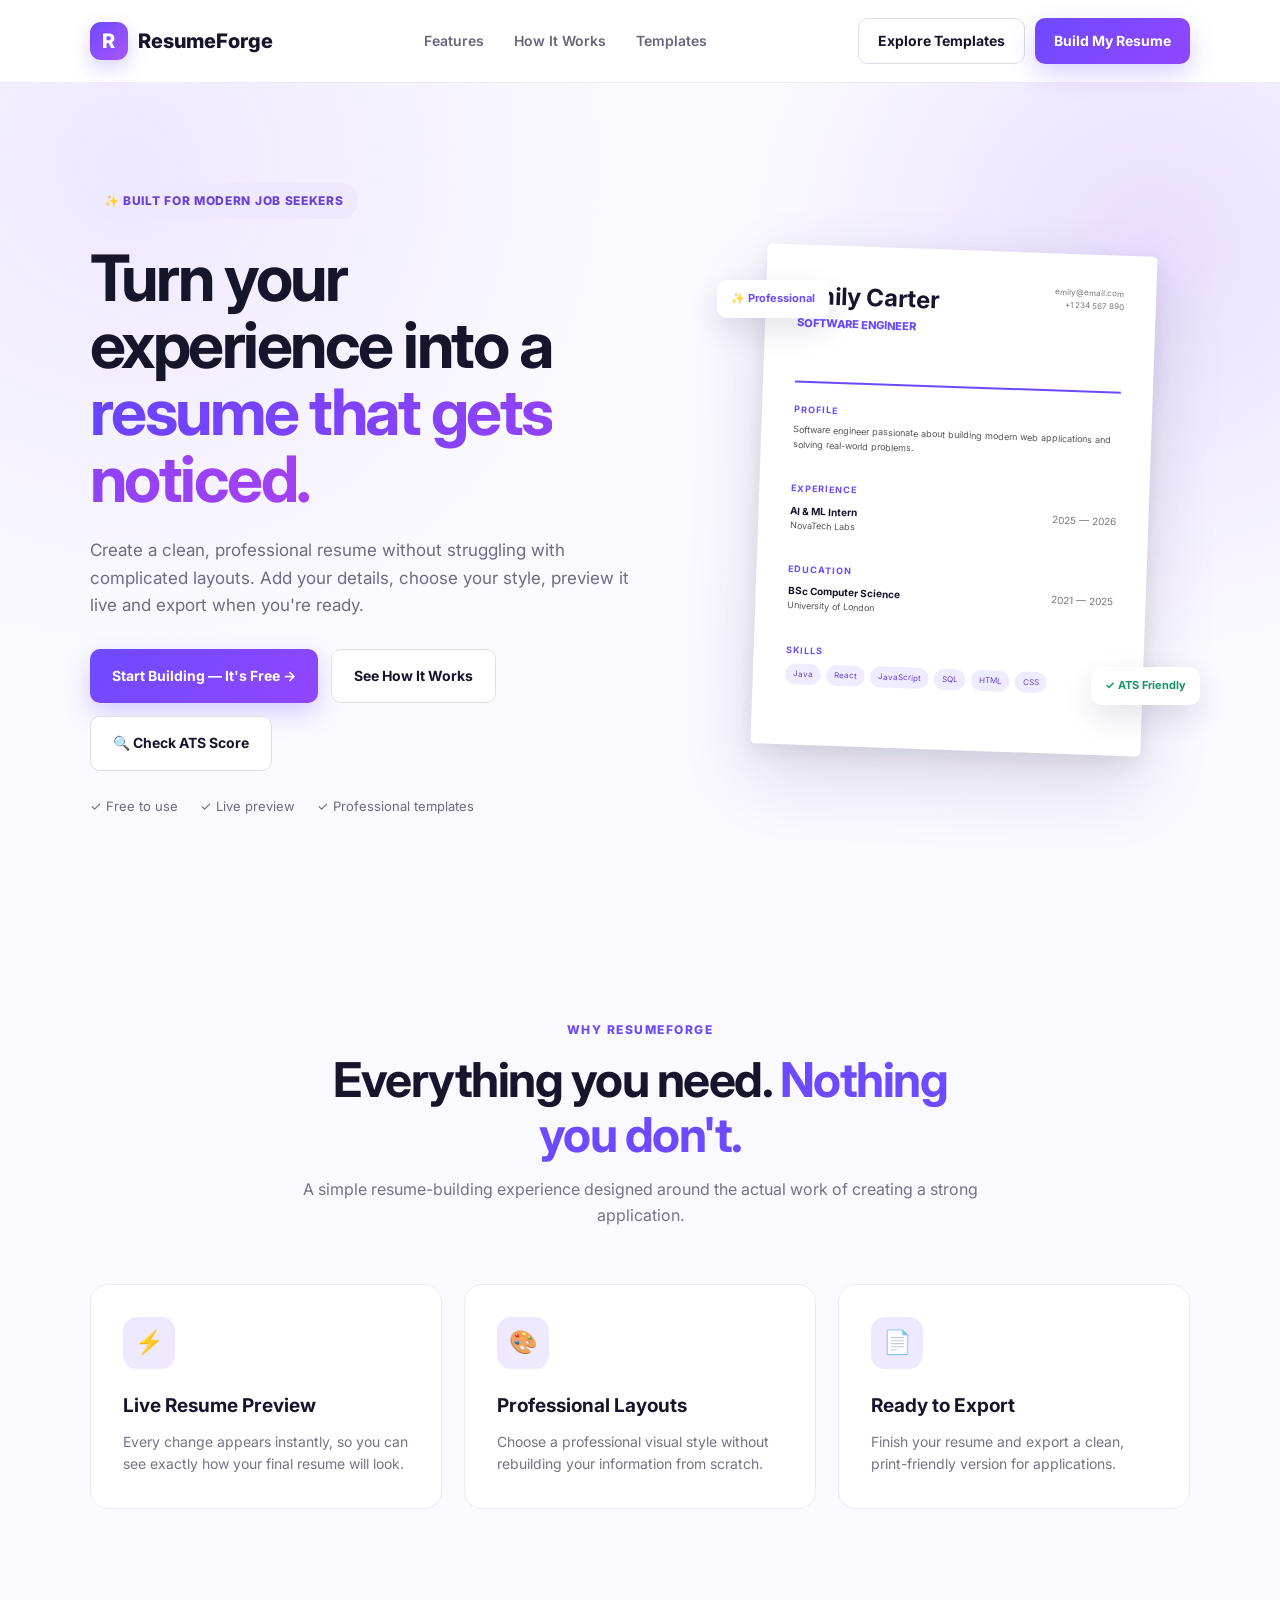
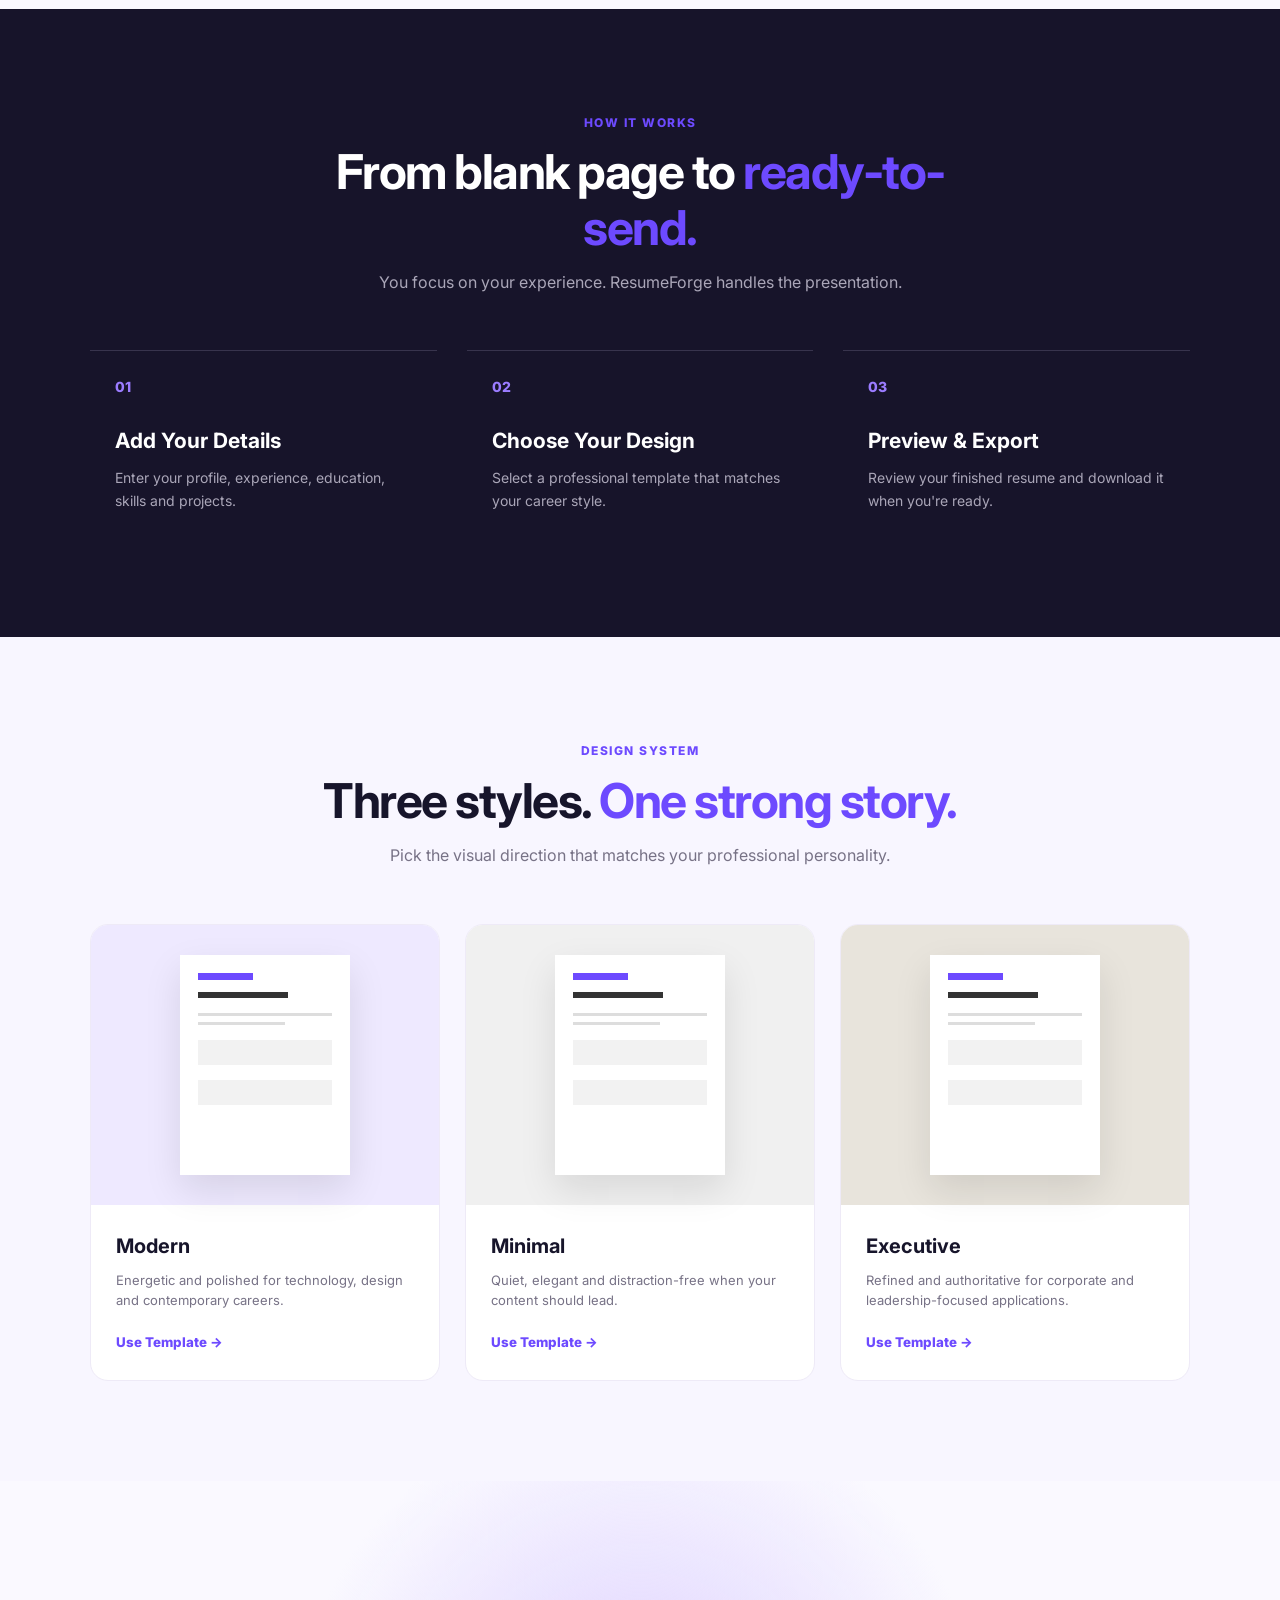
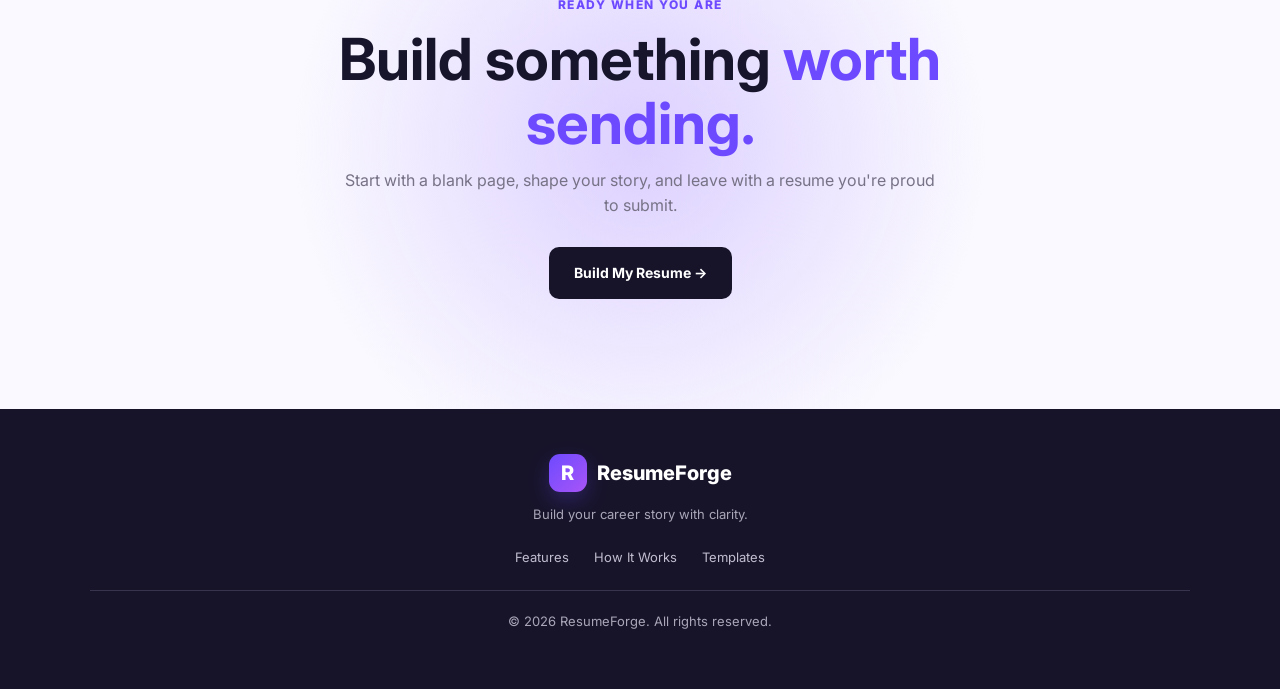
<file: index.html>
<!DOCTYPE html>
<html lang="en">
<head>
    <meta charset="UTF-8">
    <meta name="viewport" content="width=device-width, initial-scale=1.0">

    <title>ResumeForge | Build a Resume That Gets Noticed</title>

    <link rel="stylesheet" href="style.css">

    <!-- Google Font -->
    <link rel="preconnect" href="https://fonts.googleapis.com">
    <link rel="preconnect" href="https://fonts.gstatic.com" crossorigin>
    <link href="https://fonts.googleapis.com/css2?family=Inter:wght@400;500;600;700;800&display=swap" rel="stylesheet">
</head>

<body>

    <!-- ================= NAVBAR ================= -->

    <header class="navbar">

        <div class="logo">
            <span class="logo-icon">R</span>
            <span>ResumeForge</span>
        </div>

        <nav class="nav-links">
            <a href="#features">Features</a>
            <a href="#how-it-works">How It Works</a>
            <a href="#templates">Templates</a>
        </nav>

        <div class="nav-buttons">
            <a href="#templates" class="btn btn-outline">
                Explore Templates
            </a>

            <a href="#build" class="btn btn-primary">
                Build My Resume
            </a>
        </div>

        <button class="menu-btn">☰</button>

    </header>


    <!-- ================= HERO SECTION ================= -->

    <section class="hero">

        <div class="hero-content">

            <div class="badge">
                ✨ BUILT FOR MODERN JOB SEEKERS
            </div>

            <h1>
                Turn your experience into a
                <span>resume that gets noticed.</span>
            </h1>

            <p>
                Create a clean, professional resume without struggling
                with complicated layouts. Add your details, choose your
                style, preview it live and export when you're ready.
            </p>

            <div class="hero-buttons">

                <a href="#build" class="btn btn-primary big-btn">
                    Start Building — It's Free →
                </a>

                <a href="#how-it-works" class="btn btn-light big-btn">
                    See How It Works
                </a>

                <a href="ats-checker.html" class="btn btn-light big-btn">
    🔍 Check ATS Score
</a>

            </div>

            <div class="hero-features">
                <span>✓ Free to use</span>
                <span>✓ Live preview</span>
                <span>✓ Professional templates</span>
            </div>

        </div>


        <!-- RESUME PREVIEW -->

        <div class="resume-preview-wrapper">

            <div class="floating-card card-one">
                ✨ Professional
            </div>

            <div class="floating-card card-two">
                ✓ ATS Friendly
            </div>

            <div class="resume-paper">

                <div class="resume-header">

                    <div>
                        <h2>Emily Carter</h2>
                        <p>Software Engineer</p>
                    </div>

                    <div class="resume-contact">
                        <span>emily@email.com</span>
                        <span>+1 234 567 890</span>
                    </div>

                </div>

                <div class="resume-line"></div>

                <h4>PROFILE</h4>

                <p>
                    Software engineer passionate about building modern
                    web applications and solving real-world problems.
                </p>

                <h4>EXPERIENCE</h4>

                <div class="resume-item">
                    <strong>AI & ML Intern</strong>
                    <span>2025 — 2026</span>
                </div>

                <p>NovaTech Labs</p>

                <h4>EDUCATION</h4>

                <div class="resume-item">
                    <strong>BSc Computer Science</strong>
                    <span>2021 — 2025</span>
                </div>

                <p>University of London</p>

                <h4>SKILLS</h4>

                <div class="skills">
                    <span>Java</span>
                    <span>React</span>
                    <span>JavaScript</span>
                    <span>SQL</span>
                    <span>HTML</span>
                    <span>CSS</span>
                </div>

            </div>

        </div>

    </section>


    <!-- ================= FEATURES ================= -->

    <section class="section" id="features">

        <div class="section-heading">

            <span>WHY RESUMEFORGE</span>

            <h2>
                Everything you need.
                <strong>Nothing you don't.</strong>
            </h2>

            <p>
                A simple resume-building experience designed around
                the actual work of creating a strong application.
            </p>

        </div>


        <div class="feature-grid">

            <div class="feature-card">

                <div class="feature-icon">⚡</div>

                <h3>Live Resume Preview</h3>

                <p>
                    Every change appears instantly, so you can see
                    exactly how your final resume will look.
                </p>

            </div>


            <div class="feature-card">

                <div class="feature-icon">🎨</div>

                <h3>Professional Layouts</h3>

                <p>
                    Choose a professional visual style without
                    rebuilding your information from scratch.
                </p>

            </div>


            <div class="feature-card">

                <div class="feature-icon">📄</div>

                <h3>Ready to Export</h3>

                <p>
                    Finish your resume and export a clean,
                    print-friendly version for applications.
                </p>

            </div>

        </div>

    </section>


    <!-- ================= HOW IT WORKS ================= -->

    <section class="section process-section" id="how-it-works">

        <div class="section-heading">

            <span>HOW IT WORKS</span>

            <h2>
                From blank page to
                <strong>ready-to-send.</strong>
            </h2>

            <p>
                You focus on your experience.
                ResumeForge handles the presentation.
            </p>

        </div>


        <div class="steps">

            <div class="step">

                <div class="step-number">01</div>

                <h3>Add Your Details</h3>

                <p>
                    Enter your profile, experience, education,
                    skills and projects.
                </p>

            </div>


            <div class="step">

                <div class="step-number">02</div>

                <h3>Choose Your Design</h3>

                <p>
                    Select a professional template that
                    matches your career style.
                </p>

            </div>


            <div class="step">

                <div class="step-number">03</div>

                <h3>Preview & Export</h3>

                <p>
                    Review your finished resume and
                    download it when you're ready.
                </p>

            </div>

        </div>

    </section>


    <!-- ================= TEMPLATES ================= -->

    <section class="section templates-section" id="templates">

        <div class="section-heading">

            <span>DESIGN SYSTEM</span>

            <h2>
                Three styles.
                <strong>One strong story.</strong>
            </h2>

            <p>
                Pick the visual direction that matches
                your professional personality.
            </p>

        </div>


        <div class="template-grid">

            <div class="template-card">

                <div class="template-image modern-template">

                    <div class="mini-resume">

                        <div class="mini-header"></div>

                        <div class="mini-title"></div>

                        <div class="mini-line"></div>
                        <div class="mini-line short"></div>

                        <div class="mini-block"></div>
                        <div class="mini-block"></div>

                    </div>

                </div>

                <div class="template-info">

                    <h3>Modern</h3>

                    <p>
                        Energetic and polished for technology,
                        design and contemporary careers.
                    </p>

                    <button>Use Template →</button>

                </div>

            </div>


            <div class="template-card">

                <div class="template-image minimal-template">

                    <div class="mini-resume">

                        <div class="mini-header"></div>

                        <div class="mini-title"></div>

                        <div class="mini-line"></div>
                        <div class="mini-line short"></div>

                        <div class="mini-block"></div>
                        <div class="mini-block"></div>

                    </div>

                </div>

                <div class="template-info">

                    <h3>Minimal</h3>

                    <p>
                        Quiet, elegant and distraction-free
                        when your content should lead.
                    </p>

                    <button>Use Template →</button>

                </div>

            </div>


            <div class="template-card">

                <div class="template-image executive-template">

                    <div class="mini-resume">

                        <div class="mini-header"></div>

                        <div class="mini-title"></div>

                        <div class="mini-line"></div>
                        <div class="mini-line short"></div>

                        <div class="mini-block"></div>
                        <div class="mini-block"></div>

                    </div>

                </div>

                <div class="template-info">

                    <h3>Executive</h3>

                    <p>
                        Refined and authoritative for corporate
                        and leadership-focused applications.
                    </p>

                    <button>Use Template →</button>

                </div>

            </div>

        </div>

    </section>


    <!-- ================= CTA ================= -->

    <section class="cta-section" id="build">

        <div class="cta-content">

            <span>READY WHEN YOU ARE</span>

            <h2>
                Build something
                <strong>worth sending.</strong>
            </h2>

            <p>
                Start with a blank page, shape your story,
                and leave with a resume you're proud to submit.
            </p>

            <a href="newproject1.html" class="btn cta-button">
                Build My Resume →
            </a>

        </div>

    </section>


    <!-- ================= FOOTER ================= -->

    <footer>

        <div class="footer-logo">
            <span class="logo-icon">R</span>
            ResumeForge
        </div>

        <p>
            Build your career story with clarity.
        </p>

        <div class="footer-links">

            <a href="#features">Features</a>
            <a href="#how-it-works">How It Works</a>
            <a href="#templates">Templates</a>

        </div>

        <p class="copyright">
            © 2026 ResumeForge. All rights reserved.
        </p>

    </footer>


</body>
</html>
</file>
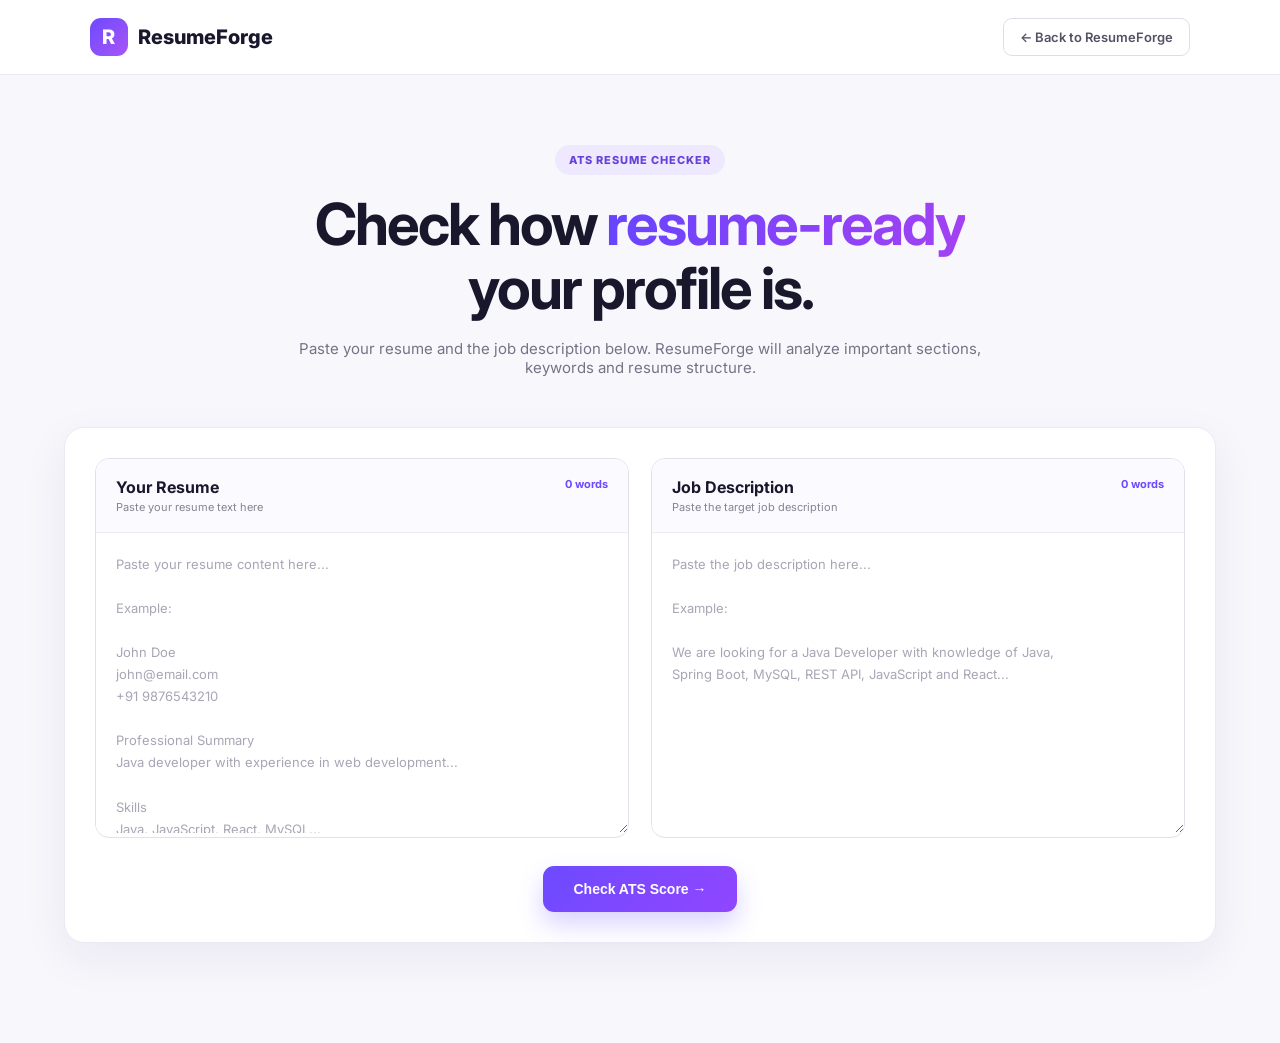
<file: ats-checker.html>
<!DOCTYPE html>
<html lang="en">

<head>
    <meta charset="UTF-8">
    <meta name="viewport" content="width=device-width, initial-scale=1.0">

    <title>ATS Resume Checker | ResumeForge</title>

    <link rel="stylesheet" href="ats-checker.css">

    <link rel="preconnect" href="https://fonts.googleapis.com">
    <link rel="preconnect" href="https://fonts.gstatic.com" crossorigin>

    <link
        href="https://fonts.googleapis.com/css2?family=Inter:wght@400;500;600;700;800&display=swap"
        rel="stylesheet">
</head>

<body>

    <!-- NAVBAR -->

    <header class="navbar">

        <a href="index.html" class="logo">
            <span class="logo-icon">R</span>
            <span>ResumeForge</span>
        </a>

        <a href="index.html" class="back-btn">
            ← Back to ResumeForge
        </a>

    </header>


    <!-- MAIN -->

    <main class="container">

        <div class="page-heading">

            <span class="badge">
                ATS RESUME CHECKER
            </span>

            <h1>
                Check how
                <span>resume-ready</span>
                your profile is.
            </h1>

            <p>
                Paste your resume and the job description below.
                ResumeForge will analyze important sections,
                keywords and resume structure.
            </p>

        </div>


        <!-- INPUT AREA -->

        <section class="checker-card">

            <div class="input-grid">

                <!-- RESUME -->

                <div class="input-box">

                    <div class="input-header">

                        <div>
                            <h2>Your Resume</h2>
                            <p>Paste your resume text here</p>
                        </div>

                        <span id="resumeCount">
                            0 words
                        </span>

                    </div>

                    <textarea
                        id="resumeText"
                        placeholder="Paste your resume content here...

Example:

John Doe
john@email.com
+91 9876543210

Professional Summary
Java developer with experience in web development...

Skills
Java, JavaScript, React, MySQL...

Education
B.Sc Computer Science..."
                    ></textarea>

                </div>


                <!-- JOB DESCRIPTION -->

                <div class="input-box">

                    <div class="input-header">

                        <div>
                            <h2>Job Description</h2>
                            <p>Paste the target job description</p>
                        </div>

                        <span id="jdCount">
                            0 words
                        </span>

                    </div>

                    <textarea
                        id="jobDescription"
                        placeholder="Paste the job description here...

Example:

We are looking for a Java Developer with knowledge of Java,
Spring Boot, MySQL, REST API, JavaScript and React..."
                    ></textarea>

                </div>

            </div>


            <button
                id="checkButton"
                class="check-btn"
            >
                Check ATS Score →
            </button>

        </section>


        <!-- RESULT -->

        <section
            id="resultSection"
            class="result-section hidden"
        >

            <div class="result-heading">

                <span class="badge">
                    ATS ANALYSIS
                </span>

                <h2>
                    Your Resume Report
                </h2>

            </div>


            <!-- SCORE -->

            <div class="score-card">

                <div class="score-circle">

                    <div>
                        <strong id="score">
                            0
                        </strong>

                        <span>/100</span>
                    </div>

                </div>


                <div class="score-content">

                    <h2 id="scoreTitle">
                        Resume Analysis
                    </h2>

                    <p id="scoreMessage">
                        Your ATS report will appear here.
                    </p>

                </div>

            </div>


            <!-- CHECKS -->

            <div class="analysis-grid">

                <div class="analysis-card">

                    <h3>
                        Resume Sections
                    </h3>

                    <div id="sectionResults"></div>

                </div>


                <div class="analysis-card">

                    <h3>
                        Job Keywords
                    </h3>

                    <div id="keywordResults"></div>

                </div>

            </div>


            <!-- IMPROVEMENTS -->

            <div class="improvement-card">

                <h3>
                    💡 Suggested Improvements
                </h3>

                <ul id="improvementList"></ul>

            </div>

        </section>

    </main>


    <script src="ats-checker.js"></script>

</body>

</html>
</file>
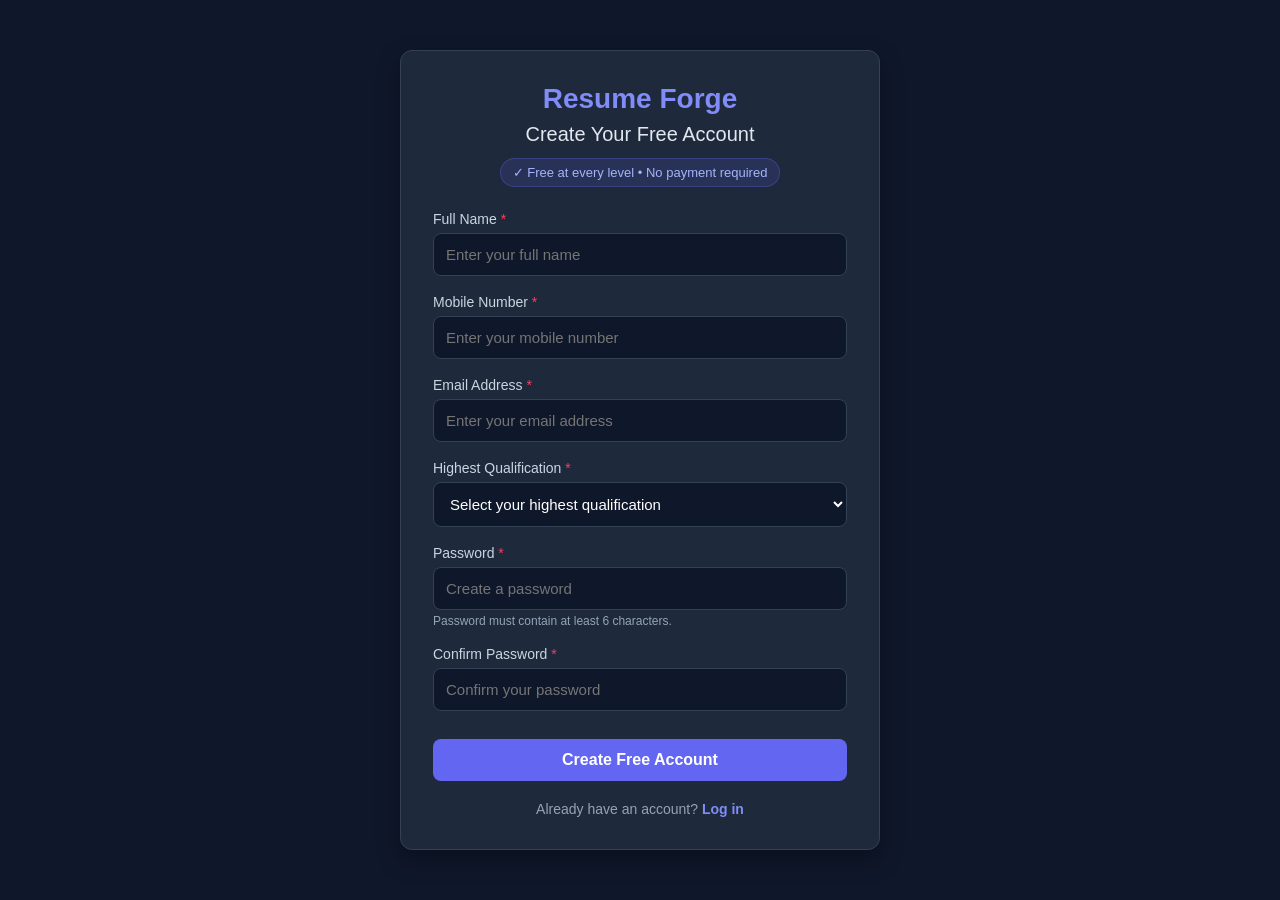
<file: newproject1.html>
<!DOCTYPE html>
<html lang="en">
<head>
    <meta charset="UTF-8">
    <meta name="viewport" content="width=device-width, initial-scale=1.0">
    <title>Create Free Account | ResumeForge</title>
    <style>
        * {
            box-sizing: border-box;
            margin: 0;
            padding: 0;
            font-family: 'Segoe UI', Tahoma, Geneva, Verdana, sans-serif;
        }

        body {
            background-color: #0f172a;
            color: #f8fafc;
            display: flex;
            justify-content: center;
            align-items: center;
            min-height: 100vh;
            padding: 20px;
        }

        .signup-card {
            background-color: #1e293b;
            border-radius: 12px;
            padding: 32px;
            width: 100%;
            max-width: 480px;
            box-shadow: 0 10px 25px rgba(0, 0, 0, 0.3);
            border: 1px solid #334155;
        }

        .header {
            text-align: center;
            margin-bottom: 24px;
        }

        .header h1 {
            color: #818cf8;
            font-size: 28px;
            margin-bottom: 8px;
        }

        .header h2 {
            font-size: 20px;
            font-weight: 500;
            color: #e2e8f0;
            margin-bottom: 12px;
        }

        .badge {
            display: inline-block;
            background-color: rgba(99, 102, 241, 0.15);
            color: #a5b4fc;
            padding: 6px 12px;
            border-radius: 20px;
            font-size: 13px;
            border: 1px solid rgba(99, 102, 241, 0.3);
        }

        .form-group {
            margin-bottom: 18px;
        }

        .form-group label {
            display: block;
            margin-bottom: 6px;
            font-size: 14px;
            color: #cbd5e1;
        }

        .form-group label span {
            color: #f43f5e;
        }

        .form-control {
            width: 100%;
            padding: 12px;
            background-color: #0f172a;
            border: 1px solid #334155;
            border-radius: 8px;
            color: #ffffff;
            font-size: 15px;
            outline: none;
            transition: border-color 0.2s ease;
        }

        .form-control:focus {
            border-color: #6366f1;
            box-shadow: 0 0 0 2px rgba(99, 102, 241, 0.2);
        }

        select.form-control option {
            background-color: #0f172a;
            color: #ffffff;
        }

        .hint {
            font-size: 12px;
            color: #94a3b8;
            margin-top: 4px;
        }

        .btn-submit {
            width: 100%;
            padding: 12px;
            background-color: #6366f1;
            color: white;
            border: none;
            border-radius: 8px;
            font-size: 16px;
            font-weight: 600;
            cursor: pointer;
            margin-top: 10px;
            transition: background-color 0.2s ease;
        }

        .btn-submit:hover {
            background-color: #4f46e5;
        }

        .footer-text {
            text-align: center;
            margin-top: 20px;
            font-size: 14px;
            color: #94a3b8;
        }

        .footer-text a {
            color: #818cf8;
            text-decoration: none;
            font-weight: 600;
        }

        .footer-text a:hover {
            text-decoration: underline;
        }
    </style>
</head>
<body>

    <div class="signup-card">
        <div class="header">
            <h1>Resume Forge</h1>
            <h2>Create Your Free Account</h2>
            <div class="badge">✓ Free at every level • No payment required</div>
        </div>

        <form action="#" method="POST">
            <div class="form-group">
                <label for="fullName">Full Name <span>*</span></label>
                <input type="text" id="fullName" class="form-control" placeholder="Enter your full name" required>
            </div>

            <div class="form-group">
                <label for="mobile">Mobile Number <span>*</span></label>
                <input type="tel" id="mobile" class="form-control" placeholder="Enter your mobile number" pattern="[0-9]{10}" required>
            </div>

            <div class="form-group">
                <label for="email">Email Address <span>*</span></label>
                <input type="email" id="email" class="form-control" placeholder="Enter your email address" required>
            </div>

            <div class="form-group">
                <label for="qualification">Highest Qualification <span>*</span></label>
                <select id="qualification" class="form-control" required>
                    <option value="" disabled selected>Select your highest qualification</option>
                    <option value="10th">10th</option>
                    <option value="12th">12th</option>
                    <option value="Diploma">Diploma</option>
                    <option value="B.Tech/B.E">B.Tech / B.E</option>
                    <option value="B.Sc">B.Sc</option>
                    <option value="B.Com">B.Com</option>
                    <option value="BBA">BBA</option>
                    <option value="BCA">BCA</option>
                    <option value="M.Tech/M.E">M.Tech / M.E</option>
                    <option value="M.Sc">M.Sc</option>
                    <option value="M.Com">M.Com</option>
                    <option value="MBA">MBA</option>
                    <option value="MCA">MCA</option>
                    <option value="PhD">PhD</option>
                    <option value="Other">Other</option>
                </select>
            </div>

            <div class="form-group">
                <label for="password">Password <span>*</span></label>
                <input type="password" id="password" class="form-control" placeholder="Create a password" minlength="6" required>
                <div class="hint">Password must contain at least 6 characters.</div>
            </div>

            <div class="form-group">
                <label for="confirmPassword">Confirm Password <span>*</span></label>
                <input type="password" id="confirmPassword" class="form-control" placeholder="Confirm your password" minlength="6" required>
            </div>

            <button type="submit" class="btn-submit">Create Free Account</button>
        </form>

        <div class="footer-text">
            Already have an account? <a href="newprojectlogin.html">Log in</a>
        </div>
    </div>

</body>
</html>
</file>
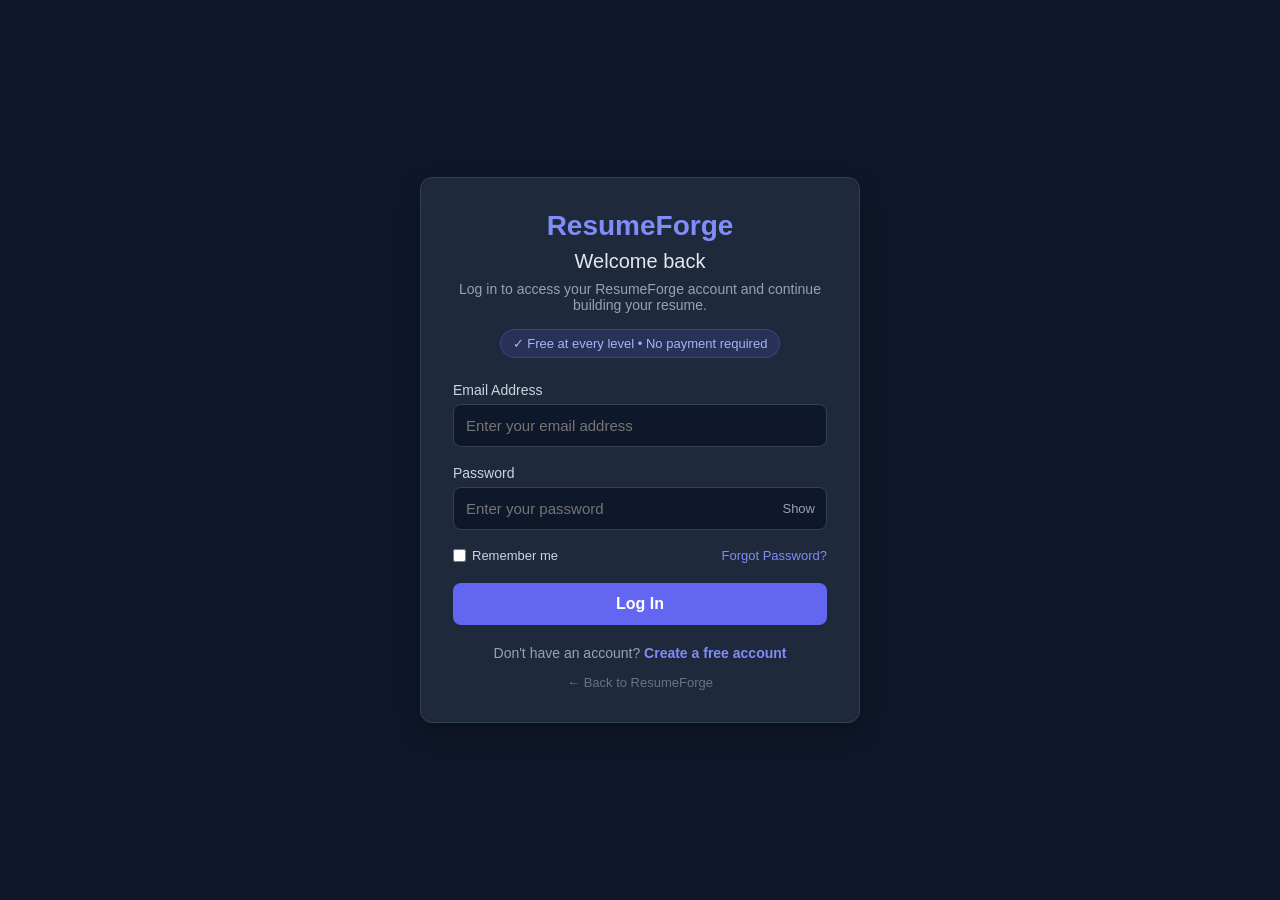
<file: newprojectlogin.html>
<!DOCTYPE html>
<html lang="en">
<head>
    <meta charset="UTF-8">
    <meta name="viewport" content="width=device-width, initial-scale=1.0">
    <title>Log In | ResumeForge</title>
    <style>
        * {
            box-sizing: border-box;
            margin: 0;
            padding: 0;
            font-family: 'Segoe UI', Tahoma, Geneva, Verdana, sans-serif;
        }

        body {
            background-color: #0f172a;
            color: #f8fafc;
            display: flex;
            justify-content: center;
            align-items: center;
            min-height: 100vh;
            padding: 20px;
        }

        .login-card {
            background-color: #1e293b;
            border-radius: 12px;
            padding: 32px;
            width: 100%;
            max-width: 440px;
            box-shadow: 0 10px 25px rgba(0, 0, 0, 0.3);
            border: 1px solid #334155;
        }

        .header {
            text-align: center;
            margin-bottom: 24px;
        }

        .header h1 {
            color: #818cf8;
            font-size: 28px;
            margin-bottom: 8px;
        }

        .header h2 {
            font-size: 20px;
            font-weight: 500;
            color: #e2e8f0;
            margin-bottom: 8px;
        }

        .header p {
            font-size: 14px;
            color: #94a3b8;
            margin-bottom: 16px;
        }

        .badge {
            display: inline-block;
            background-color: rgba(99, 102, 241, 0.15);
            color: #a5b4fc;
            padding: 6px 12px;
            border-radius: 20px;
            font-size: 13px;
            border: 1px solid rgba(99, 102, 241, 0.3);
        }

        .form-group {
            margin-bottom: 18px;
            position: relative;
        }

        .form-group label {
            display: block;
            margin-bottom: 6px;
            font-size: 14px;
            color: #cbd5e1;
        }

        .input-wrapper {
            position: relative;
            display: flex;
            align-items: center;
        }

        .form-control {
            width: 100%;
            padding: 12px;
            padding-right: 40px;
            background-color: #0f172a;
            border: 1px solid #334155;
            border-radius: 8px;
            color: #ffffff;
            font-size: 15px;
            outline: none;
            transition: border-color 0.2s ease, box-shadow 0.2s ease;
        }

        .form-control:focus {
            border-color: #6366f1;
            box-shadow: 0 0 0 2px rgba(99, 102, 241, 0.2);
        }

        .toggle-password {
            position: absolute;
            right: 12px;
            background: none;
            border: none;
            color: #94a3b8;
            cursor: pointer;
            font-size: 13px;
        }

        .toggle-password:hover {
            color: #818cf8;
        }

        .options-row {
            display: flex;
            justify-content: space-between;
            align-items: center;
            margin-bottom: 20px;
            font-size: 13px;
        }

        .remember-me {
            display: flex;
            align-items: center;
            gap: 6px;
            color: #cbd5e1;
            cursor: pointer;
        }

        .forgot-link {
            color: #818cf8;
            text-decoration: none;
        }

        .forgot-link:hover {
            text-decoration: underline;
        }

        .btn-submit {
            width: 100%;
            padding: 12px;
            background-color: #6366f1;
            color: white;
            border: none;
            border-radius: 8px;
            font-size: 16px;
            font-weight: 600;
            cursor: pointer;
            transition: background-color 0.2s ease, transform 0.1s ease;
        }

        .btn-submit:hover {
            background-color: #4f46e5;
        }

        .btn-submit:active {
            transform: scale(0.99);
        }

        .error-message {
            background-color: rgba(244, 63, 94, 0.1);
            border: 1px solid #f43f5e;
            color: #f43f5e;
            padding: 10px;
            border-radius: 6px;
            font-size: 13px;
            margin-bottom: 16px;
            display: none;
            text-align: center;
        }

        .footer-text {
            text-align: center;
            margin-top: 20px;
            font-size: 14px;
            color: #94a3b8;
        }

        .footer-text a {
            color: #818cf8;
            text-decoration: none;
            font-weight: 600;
        }

        .footer-text a:hover {
            text-decoration: underline;
        }

        .back-link {
            display: block;
            text-align: center;
            margin-top: 14px;
            font-size: 13px;
            color: #64748b;
            text-decoration: none;
        }

        .back-link:hover {
            color: #94a3b8;
        }
    </style>
</head>
<body>

    <div class="login-card">
        <div class="header">
            <h1>ResumeForge</h1>
            <h2>Welcome back</h2>
            <p>Log in to access your ResumeForge account and continue building your resume.</p>
            <div class="badge">✓ Free at every level • No payment required</div>
        </div>

        <div id="errorMessage" class="error-message"></div>

        <form id="loginForm" novalidate>
            <div class="form-group">
                <label for="email">Email Address</label>
                <input type="email" id="email" class="form-control" placeholder="Enter your email address" required>
            </div>

            <div class="form-group">
                <label for="password">Password</label>
                <div class="input-wrapper">
                    <input type="password" id="password" class="form-control" placeholder="Enter your password" required>
                    <button type="button" id="togglePasswordBtn" class="toggle-password">Show</button>
                </div>
            </div>

            <div class="options-row">
                <label class="remember-me">
                    <input type="checkbox" id="rememberMe"> Remember me
                </label>
                <a href="#" class="forgot-link">Forgot Password?</a>
            </div>

            <button type="submit" class="btn-submit" id="loginBtn">Log In</button>
        </form>

        <div class="footer-text">
            Don't have an account? <a href="newproject1.html">Create a free account</a>
        </div>

        <a href="index.html" class="back-link">← Back to ResumeForge</a>
    </div>

    <script>
        const loginForm = document.getElementById('loginForm');
        const emailInput = document.getElementById('email');
        const passwordInput = document.getElementById('password');
        const togglePasswordBtn = document.getElementById('togglePasswordBtn');
        const errorMessage = document.getElementById('errorMessage');

        // Toggle password visibility logic
        togglePasswordBtn.addEventListener('click', () => {
            const isPassword = passwordInput.getAttribute('type') === 'password';
            passwordInput.setAttribute('type', isPassword ? 'text' : 'password');
            togglePasswordBtn.textContent = isPassword ? 'Hide' : 'Show';
        });

        // Form submission logic
        loginForm.addEventListener('submit', (e) => {
            e.preventDefault();
            
            const email = emailInput.value.trim();
            const password = passwordInput.value;

            errorMessage.style.display = 'none';
            errorMessage.textContent = '';

            // Basic validation check
            if (!email || !password) {
                showError('Please fill in both email and password fields.');
                return;
            }

            if (!validateEmail(email)) {
                showError('Please enter a valid email address.');
                return;
            }

            // Simulate Authentication Success
            const loginBtn = document.getElementById('loginBtn');
            loginBtn.textContent = 'Logging in...';
            loginBtn.disabled = true;

            setTimeout(() => {
                alert('Login successful! Redirecting to dashboard...');
                // Window redirect logic:
                // window.location.href = 'dashboard.html';
                loginBtn.textContent = 'Log In';
                loginBtn.disabled = false;
            }, 1000);
        });

        function showError(msg) {
            errorMessage.textContent = msg;
            errorMessage.style.display = 'block';
        }

        function validateEmail(email) {
            return /^[^\s@]+@[^\s@]+\.[^\s@]+$/.test(email);
        }
    </script>

</body>
</html>
</file>
<file: style.css>
/* =========================
   GLOBAL
========================= */

* {
    margin: 0;
    padding: 0;
    box-sizing: border-box;
}

html {
    scroll-behavior: smooth;
}

body {
    font-family: "Inter", sans-serif;
    background: #faf9ff;
    color: #17152b;
    line-height: 1.6;
}

a {
    text-decoration: none;
    color: inherit;
}

button {
    font-family: inherit;
}


/* =========================
   NAVBAR
========================= */

.navbar {
    width: 100%;
    padding: 18px 7%;
    display: flex;
    align-items: center;
    justify-content: space-between;
    background: rgba(255, 255, 255, 0.9);
    backdrop-filter: blur(15px);
    border-bottom: 1px solid #eeeafa;
    position: sticky;
    top: 0;
    z-index: 1000;
}

.logo {
    display: flex;
    align-items: center;
    gap: 10px;
    font-size: 20px;
    font-weight: 800;
}

.logo-icon {
    width: 38px;
    height: 38px;
    border-radius: 11px;
    display: flex;
    align-items: center;
    justify-content: center;
    color: white;
    background: linear-gradient(135deg, #6d4aff, #a855f7);
    box-shadow: 0 8px 20px rgba(109, 74, 255, 0.25);
}

.nav-links {
    display: flex;
    gap: 30px;
}

.nav-links a {
    font-size: 14px;
    font-weight: 600;
    color: #69657b;
    transition: 0.3s;
}

.nav-links a:hover {
    color: #6d4aff;
}

.nav-buttons {
    display: flex;
    gap: 10px;
}

.btn {
    display: inline-flex;
    align-items: center;
    justify-content: center;
    padding: 11px 19px;
    border-radius: 10px;
    font-size: 14px;
    font-weight: 700;
    transition: 0.3s ease;
}

.btn-primary {
    color: white;
    background: linear-gradient(135deg, #6d4aff, #9146ff);
    box-shadow: 0 10px 25px rgba(109, 74, 255, 0.25);
}

.btn-primary:hover {
    transform: translateY(-2px);
    box-shadow: 0 15px 30px rgba(109, 74, 255, 0.35);
}

.btn-outline {
    border: 1px solid #dedbea;
    background: white;
}

.btn-outline:hover {
    border-color: #6d4aff;
    color: #6d4aff;
}

.menu-btn {
    display: none;
    border: none;
    background: transparent;
    font-size: 25px;
}


/* =========================
   HERO
========================= */

.hero {
    min-height: 680px;
    padding: 100px 7%;
    display: grid;
    grid-template-columns: 1fr 0.85fr;
    gap: 70px;
    align-items: center;
    overflow: hidden;
    background:
        radial-gradient(circle at 10% 10%, #eee8ff 0, transparent 35%),
        radial-gradient(circle at 90% 20%, #e9ddff 0, transparent 30%),
        #faf9ff;
}

.hero-content {
    max-width: 680px;
}

.badge {
    display: inline-block;
    padding: 8px 14px;
    border-radius: 30px;
    background: #eee9ff;
    color: #6742d9;
    font-size: 12px;
    font-weight: 800;
    letter-spacing: 0.7px;
    margin-bottom: 25px;
}

.hero h1 {
    font-size: clamp(42px, 5vw, 68px);
    line-height: 1.05;
    letter-spacing: -2.5px;
    margin-bottom: 25px;
}

.hero h1 span {
    background: linear-gradient(90deg, #6844ff, #a341f3);
    -webkit-background-clip: text;
    -webkit-text-fill-color: transparent;
}

.hero p {
    max-width: 610px;
    color: #706c7f;
    font-size: 17px;
    margin-bottom: 30px;
}

.hero-buttons {
    display: flex;
    gap: 13px;
    flex-wrap: wrap;
}

.big-btn {
    padding: 15px 22px;
}

.btn-light {
    background: white;
    border: 1px solid #e1ddeb;
}

.btn-light:hover {
    transform: translateY(-2px);
    border-color: #b9a9ff;
}

.hero-features {
    display: flex;
    gap: 22px;
    flex-wrap: wrap;
    margin-top: 25px;
    color: #6e6a7d;
    font-size: 13px;
}


/* =========================
   RESUME PREVIEW
========================= */

.resume-preview-wrapper {
    position: relative;
    display: flex;
    justify-content: center;
}

.resume-paper {
    width: 390px;
    min-height: 500px;
    padding: 32px;
    background: white;
    border-radius: 5px;
    box-shadow:
        0 30px 70px rgba(38, 27, 80, 0.15),
        0 8px 20px rgba(38, 27, 80, 0.08);
    transform: rotate(2deg);
    transition: 0.4s;
}

.resume-paper:hover {
    transform: rotate(0deg) translateY(-8px);
}

.resume-header {
    display: flex;
    justify-content: space-between;
    gap: 15px;
}

.resume-header h2 {
    font-size: 24px;
}

.resume-header p {
    color: #6d4aff;
    font-size: 11px;
    font-weight: 800;
    text-transform: uppercase;
}

.resume-contact {
    display: flex;
    flex-direction: column;
    text-align: right;
    font-size: 8px;
    color: #777;
}

.resume-line {
    height: 2px;
    background: #6d4aff;
    margin: 18px 0;
}

.resume-paper h4 {
    font-size: 9px;
    color: #6d4aff;
    letter-spacing: 1px;
    margin-top: 20px;
    margin-bottom: 6px;
}

.resume-paper > p {
    font-size: 9px;
    color: #555;
}

.resume-item {
    display: flex;
    justify-content: space-between;
    font-size: 10px;
}

.resume-item span {
    color: #777;
}

.skills {
    display: flex;
    flex-wrap: wrap;
    gap: 5px;
}

.skills span {
    padding: 4px 8px;
    border-radius: 20px;
    background: #f0ecff;
    color: #6742d9;
    font-size: 8px;
}

.floating-card {
    position: absolute;
    padding: 10px 14px;
    background: white;
    border-radius: 10px;
    box-shadow: 0 12px 30px rgba(40, 25, 90, 0.12);
    font-size: 11px;
    font-weight: 700;
    z-index: 2;
}

.card-one {
    top: 30px;
    left: 0;
    color: #6d4aff;
}

.card-two {
    bottom: 45px;
    right: -10px;
    color: #15956a;
}


/* =========================
   COMMON SECTION
========================= */

.section {
    padding: 100px 7%;
}

.section-heading {
    max-width: 680px;
    margin: 0 auto 55px;
    text-align: center;
}

.section-heading > span {
    color: #6d4aff;
    font-size: 12px;
    font-weight: 800;
    letter-spacing: 1.5px;
}

.section-heading h2 {
    margin-top: 10px;
    font-size: clamp(32px, 4vw, 48px);
    line-height: 1.15;
    letter-spacing: -1.5px;
}

.section-heading h2 strong {
    color: #6d4aff;
}

.section-heading p {
    margin-top: 15px;
    color: #777286;
}


/* =========================
   FEATURES
========================= */

.feature-grid {
    max-width: 1100px;
    margin: auto;
    display: grid;
    grid-template-columns: repeat(3, 1fr);
    gap: 22px;
}

.feature-card {
    padding: 32px;
    background: white;
    border: 1px solid #eeeaf7;
    border-radius: 18px;
    transition: 0.3s;
}

.feature-card:hover {
    transform: translateY(-8px);
    border-color: #d4c8ff;
    box-shadow: 0 20px 45px rgba(52, 35, 110, 0.08);
}

.feature-icon {
    width: 52px;
    height: 52px;
    border-radius: 14px;
    background: #eee9ff;
    display: flex;
    align-items: center;
    justify-content: center;
    font-size: 23px;
    margin-bottom: 22px;
}

.feature-card h3 {
    font-size: 19px;
    margin-bottom: 10px;
}

.feature-card p {
    color: #777286;
    font-size: 14px;
}


/* =========================
   HOW IT WORKS
========================= */

.process-section {
    background: #17142a;
    color: white;
}

.process-section .section-heading p {
    color: #aaa6b8;
}

.steps {
    max-width: 1100px;
    margin: auto;
    display: grid;
    grid-template-columns: repeat(3, 1fr);
    gap: 30px;
}

.step {
    padding: 25px;
    border-top: 1px solid #38344d;
}

.step-number {
    color: #9b7cff;
    font-size: 14px;
    font-weight: 800;
    margin-bottom: 25px;
}

.step h3 {
    font-size: 21px;
    margin-bottom: 10px;
}

.step p {
    color: #aaa6b8;
    font-size: 14px;
}


/* =========================
   TEMPLATES
========================= */

.templates-section {
    background: #f8f6ff;
}

.template-grid {
    max-width: 1100px;
    margin: auto;
    display: grid;
    grid-template-columns: repeat(3, 1fr);
    gap: 25px;
}

.template-card {
    background: white;
    border-radius: 18px;
    overflow: hidden;
    border: 1px solid #eeeaf7;
    transition: 0.3s;
}

.template-card:hover {
    transform: translateY(-8px);
    box-shadow: 0 20px 45px rgba(52, 35, 110, 0.1);
}

.template-image {
    height: 280px;
    display: flex;
    justify-content: center;
    align-items: center;
    padding: 25px;
}

.modern-template {
    background: #eee9ff;
}

.minimal-template {
    background: #f0f0f0;
}

.executive-template {
    background: #e8e4dc;
}

.mini-resume {
    width: 170px;
    height: 220px;
    padding: 18px;
    background: white;
    box-shadow: 0 15px 35px rgba(0,0,0,0.1);
}

.mini-header {
    width: 55px;
    height: 7px;
    background: #6d4aff;
    margin-bottom: 12px;
}

.mini-title {
    width: 90px;
    height: 6px;
    background: #333;
    margin-bottom: 15px;
}

.mini-line {
    width: 100%;
    height: 3px;
    background: #ddd;
    margin-bottom: 6px;
}

.mini-line.short {
    width: 65%;
}

.mini-block {
    width: 100%;
    height: 25px;
    background: #f2f2f2;
    margin-top: 15px;
}

.template-info {
    padding: 25px;
}

.template-info h3 {
    font-size: 20px;
    margin-bottom: 8px;
}

.template-info p {
    color: #777286;
    font-size: 13px;
    margin-bottom: 18px;
}

.template-info button {
    border: none;
    background: transparent;
    color: #6d4aff;
    font-weight: 800;
    cursor: pointer;
}


/* =========================
   CTA
========================= */

.cta-section {
    padding: 110px 7%;
    text-align: center;
    background:
        radial-gradient(circle at center, #dcd0ff, transparent 50%),
        #faf9ff;
}

.cta-content {
    max-width: 750px;
    margin: auto;
}

.cta-content > span {
    color: #6d4aff;
    font-size: 12px;
    font-weight: 800;
    letter-spacing: 1.5px;
}

.cta-content h2 {
    font-size: clamp(38px, 5vw, 58px);
    line-height: 1.1;
    margin: 12px 0;
}

.cta-content h2 strong {
    color: #6d4aff;
}

.cta-content p {
    color: #777286;
    max-width: 600px;
    margin: 0 auto 28px;
}

.cta-button {
    padding: 15px 25px;
    color: white;
    background: #17142a;
}

.cta-button:hover {
    transform: translateY(-3px);
}


/* =========================
   FOOTER
========================= */

footer {
    padding: 45px 7%;
    background: #17142a;
    color: white;
    text-align: center;
}

.footer-logo {
    display: flex;
    justify-content: center;
    align-items: center;
    gap: 10px;
    font-weight: 800;
    font-size: 20px;
}

footer > p {
    color: #aaa6b8;
    margin: 12px 0;
    font-size: 13px;
}

.footer-links {
    display: flex;
    justify-content: center;
    gap: 25px;
    margin: 22px 0;
}

.footer-links a {
    color: #c2bdcf;
    font-size: 13px;
}

.footer-links a:hover {
    color: white;
}

.copyright {
    border-top: 1px solid #38344d;
    padding-top: 20px;
}


/* =========================
   RESPONSIVE
========================= */

@media (max-width: 1000px) {

    .nav-links {
        display: none;
    }

    .hero {
        grid-template-columns: 1fr;
        text-align: center;
    }

    .hero-content {
        margin: auto;
    }

    .hero p {
        margin-left: auto;
        margin-right: auto;
    }

    .hero-buttons,
    .hero-features {
        justify-content: center;
    }

    .resume-preview-wrapper {
        margin-top: 30px;
    }

    .feature-grid,
    .steps,
    .template-grid {
        grid-template-columns: 1fr;
        max-width: 550px;
    }

}


@media (max-width: 650px) {

    .navbar {
        padding: 15px 5%;
    }

    .nav-buttons {
        display: none;
    }

    .menu-btn {
        display: block;
    }

    .hero {
        padding: 70px 5%;
    }

    .hero h1 {
        font-size: 40px;
    }

    .hero p {
        font-size: 15px;
    }

    .resume-paper {
        width: 310px;
        min-height: 420px;
        padding: 22px;
    }

    .floating-card {
        display: none;
    }

    .section {
        padding: 75px 5%;
    }

    .section-heading h2 {
        font-size: 32px;
    }

    .hero-features {
        flex-direction: column;
        gap: 8px;
    }

    .hero-buttons {
        flex-direction: column;
    }

    .hero-buttons .btn {
        width: 100%;
    }

}
</file>
<file: ats-checker.css>
* {
    margin: 0;
    padding: 0;
    box-sizing: border-box;
}

body {
    font-family: "Inter", sans-serif;
    background: #f8f7fc;
    color: #19172b;
}


/* =========================
   NAVBAR
========================= */

.navbar {
    height: 75px;
    padding: 0 7%;

    display: flex;
    align-items: center;
    justify-content: space-between;

    background: rgba(255,255,255,0.95);

    border-bottom: 1px solid #ece9f4;

    position: sticky;
    top: 0;
    z-index: 100;
}

.logo {
    display: flex;
    align-items: center;
    gap: 10px;

    font-weight: 800;
    font-size: 20px;

    text-decoration: none;
    color: #19172b;
}

.logo-icon {
    width: 38px;
    height: 38px;

    display: flex;
    align-items: center;
    justify-content: center;

    color: white;

    border-radius: 11px;

    background: linear-gradient(
        135deg,
        #6d4aff,
        #a855f7
    );
}

.back-btn {
    padding: 10px 16px;

    border: 1px solid #e0dceb;
    border-radius: 9px;

    text-decoration: none;

    color: #555165;

    font-size: 13px;
    font-weight: 600;

    transition: 0.3s;
}

.back-btn:hover {
    color: #6d4aff;
    border-color: #6d4aff;
}


/* =========================
   CONTAINER
========================= */

.container {
    width: 90%;
    max-width: 1200px;

    margin: auto;

    padding: 70px 0 100px;
}


/* =========================
   HEADING
========================= */

.page-heading {
    text-align: center;

    max-width: 750px;

    margin: 0 auto 50px;
}

.badge {
    display: inline-block;

    padding: 8px 14px;

    border-radius: 30px;

    background: #eee9ff;

    color: #6742d9;

    font-size: 11px;

    font-weight: 800;

    letter-spacing: 1px;
}

.page-heading h1 {
    margin-top: 18px;

    font-size: clamp(38px, 5vw, 58px);

    line-height: 1.1;

    letter-spacing: -2px;
}

.page-heading h1 span {
    background: linear-gradient(
        90deg,
        #6844ff,
        #a341f3
    );

    -webkit-background-clip: text;
    -webkit-text-fill-color: transparent;
}

.page-heading p {
    margin-top: 18px;

    color: #777286;

    font-size: 15px;
}


/* =========================
   CHECKER CARD
========================= */

.checker-card {
    padding: 30px;

    background: white;

    border: 1px solid #ece9f4;

    border-radius: 20px;

    box-shadow: 0 15px 45px rgba(50, 35, 100, 0.07);
}

.input-grid {
    display: grid;

    grid-template-columns: 1fr 1fr;

    gap: 22px;
}

.input-box {
    border: 1px solid #e3dfed;

    border-radius: 14px;

    overflow: hidden;

    transition: 0.3s;
}

.input-box:focus-within {
    border-color: #8065ff;

    box-shadow: 0 0 0 3px #eeeaff;
}

.input-header {
    padding: 18px 20px;

    display: flex;
    justify-content: space-between;

    border-bottom: 1px solid #eeeaf5;

    background: #fbfaff;
}

.input-header h2 {
    font-size: 16px;
}

.input-header p {
    margin-top: 3px;

    color: #888293;

    font-size: 11px;
}

.input-header span {
    color: #6d4aff;

    font-size: 11px;

    font-weight: 700;
}

textarea {
    width: 100%;

    min-height: 300px;

    padding: 20px;

    border: none;

    outline: none;

    resize: vertical;

    font-family: inherit;

    font-size: 13px;

    line-height: 1.7;

    color: #302d3d;
}

textarea::placeholder {
    color: #aaa5b5;
}


/* =========================
   BUTTON
========================= */

.check-btn {
    display: block;

    margin: 28px auto 0;

    padding: 15px 30px;

    border: none;

    border-radius: 11px;

    background: linear-gradient(
        135deg,
        #6d4aff,
        #9146ff
    );

    color: white;

    font-size: 14px;

    font-weight: 800;

    cursor: pointer;

    box-shadow: 0 12px 25px rgba(109,74,255,0.25);

    transition: 0.3s;
}

.check-btn:hover {
    transform: translateY(-3px);

    box-shadow: 0 17px 30px rgba(109,74,255,0.35);
}


/* =========================
   RESULT
========================= */

.result-section {
    margin-top: 80px;
}

.hidden {
    display: none;
}

.result-heading {
    text-align: center;

    margin-bottom: 35px;
}

.result-heading h2 {
    margin-top: 12px;

    font-size: 34px;
}


/* =========================
   SCORE
========================= */

.score-card {
    padding: 35px;

    display: flex;
    align-items: center;

    gap: 35px;

    background: white;

    border-radius: 20px;

    border: 1px solid #ece9f4;

    box-shadow: 0 15px 45px rgba(50,35,100,0.06);
}

.score-circle {
    width: 145px;
    height: 145px;

    flex-shrink: 0;

    border-radius: 50%;

    display: flex;
    align-items: center;
    justify-content: center;

    background:
        conic-gradient(
            #6d4aff 0deg,
            #6d4aff var(--score-angle),
            #eeeaf5 var(--score-angle),
            #eeeaf5 360deg
        );
}

.score-circle::before {
    content: "";

    position: absolute;
}

.score-circle > div {
    width: 115px;
    height: 115px;

    border-radius: 50%;

    background: white;

    display: flex;
    align-items: center;
    justify-content: center;

    flex-direction: column;
}

.score-circle strong {
    font-size: 34px;
}

.score-circle span {
    color: #888293;

    font-size: 11px;
}

.score-content h2 {
    font-size: 24px;
}

.score-content p {
    margin-top: 8px;

    color: #777286;

    font-size: 14px;
}


/* =========================
   ANALYSIS
========================= */

.analysis-grid {
    margin-top: 25px;

    display: grid;

    grid-template-columns: 1fr 1fr;

    gap: 25px;
}

.analysis-card {
    padding: 28px;

    background: white;

    border: 1px solid #ece9f4;

    border-radius: 18px;
}

.analysis-card h3 {
    margin-bottom: 20px;

    font-size: 18px;
}

.check-row {
    padding: 13px 0;

    display: flex;

    align-items: center;

    justify-content: space-between;

    border-bottom: 1px solid #f0edf5;

    font-size: 13px;
}

.check-row:last-child {
    border-bottom: none;
}

.good {
    color: #149566;

    font-weight: 700;
}

.warning {
    color: #d88918;

    font-weight: 700;
}

.bad {
    color: #d44c4c;

    font-weight: 700;
}


/* =========================
   KEYWORDS
========================= */

.keyword-container {
    display: flex;

    flex-wrap: wrap;

    gap: 8px;
}

.keyword {
    padding: 7px 11px;

    border-radius: 20px;

    background: #eee9ff;

    color: #6240d4;

    font-size: 11px;

    font-weight: 600;
}

.missing-keyword {
    background: #fff0f0;

    color: #d04b4b;
}


/* =========================
   IMPROVEMENTS
========================= */

.improvement-card {
    margin-top: 25px;

    padding: 28px;

    background: #17142a;

    color: white;

    border-radius: 18px;
}

.improvement-card h3 {
    margin-bottom: 18px;
}

.improvement-card ul {
    padding-left: 20px;
}

.improvement-card li {
    margin: 9px 0;

    color: #c6c1d2;

    font-size: 13px;
}


/* =========================
   MOBILE
========================= */

@media (max-width: 800px) {

    .input-grid,
    .analysis-grid {
        grid-template-columns: 1fr;
    }

    .score-card {
        flex-direction: column;

        text-align: center;
    }

    .navbar {
        padding: 0 5%;
    }

    .container {
        width: 94%;

        padding-top: 50px;
    }

    .checker-card {
        padding: 18px;
    }

}

@media (max-width: 500px) {

    .back-btn {
        padding: 8px 10px;

        font-size: 11px;
    }

    .logo {
        font-size: 17px;
    }

    .logo-icon {
        width: 34px;
        height: 34px;
    }

    .page-heading h1 {
        font-size: 35px;
    }

}
</file>
